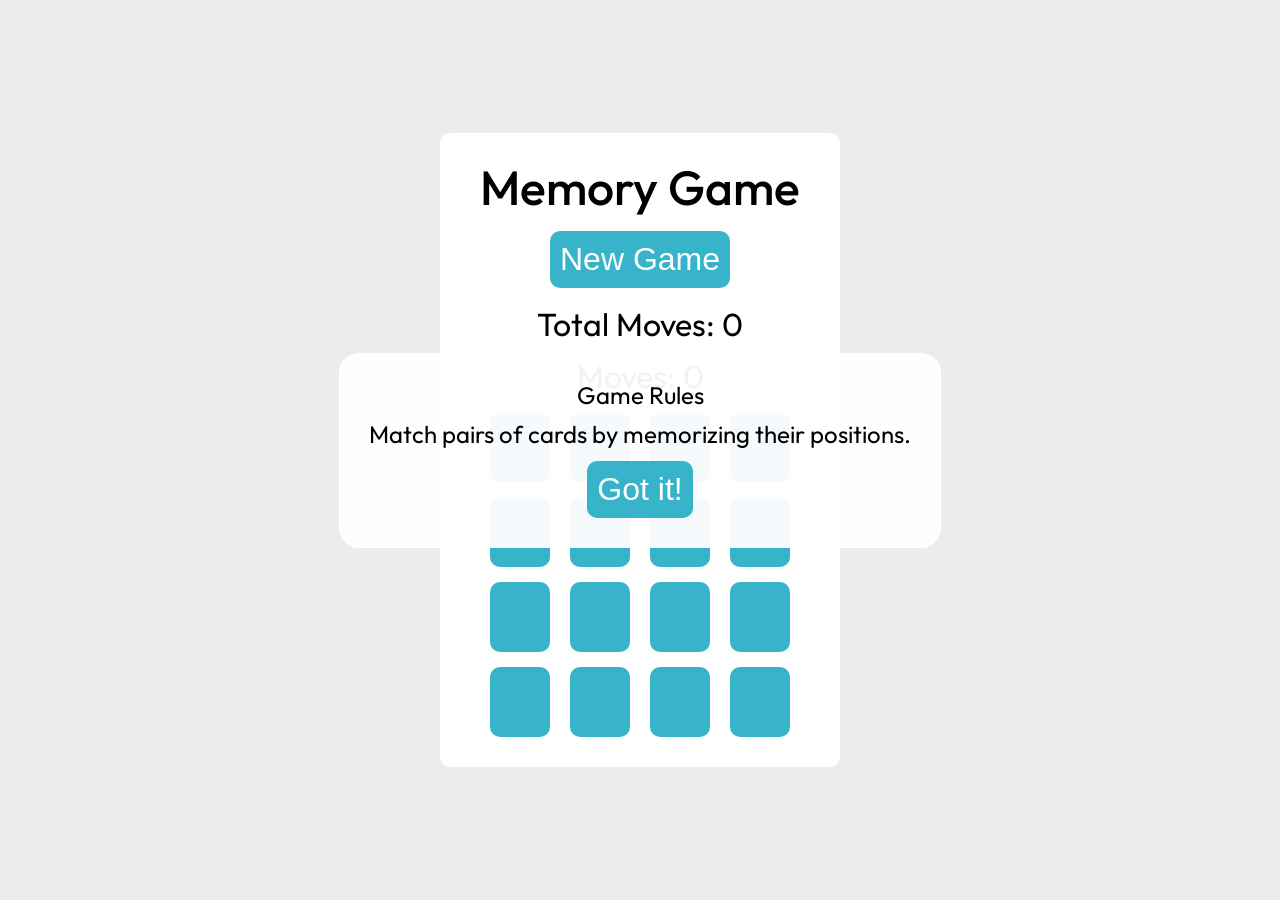
<file: week03/index.html>
<!DOCTYPE html>
<html lang="en">
<head>
    <meta charset="UTF-8">
    <meta name="viewport" content="width=device-width, initial-scale=1.0">
    <title>Memory Game - Wattenhofer</title>
    <link rel="stylesheet" href="style.css">
    <script src="script.js" defer></script>

    <!-- font -->
    <link rel="preconnect" href="https://fonts.googleapis.com">
    <link rel="preconnect" href="https://fonts.gstatic.com" crossorigin>
    <link href="https://fonts.googleapis.com/css2?family=Cal+Sans&family=Outfit:wght@100..900&display=swap" rel="stylesheet">
</head>
<body>
    <!-- Overlay which will be hidden during game time -->
    <section class="rules overlay">
        <h2>Game Rules</h2>
        <p>Match pairs of cards by memorizing their positions.</p>
        <button class="close_overlay">Got it!</button>
    </section>
    <!-- Game container -->
    <section class="game_container">
        <h1>Memory Game</h1>
        <button class="new_game_button">New Game</button>
        <p class="total_move_counter">Total Moves: 0</p>
        <p class="move_counter">Moves: 0</p>
        <section class="grid_container"></section>
    </section>
    <!-- Game won screen, hidden during play, will be revealed when won -->
     <section class="winning overlay hidden">
        <h2>Congratulations, you won!</h2>
        <!-- Script will edit paragraph element to reflectn number of moves -->
        <p>You took x moves.</p>
        <button class="play_again_button">Play again?</button>
     </section>
</body>
</html>
</file>
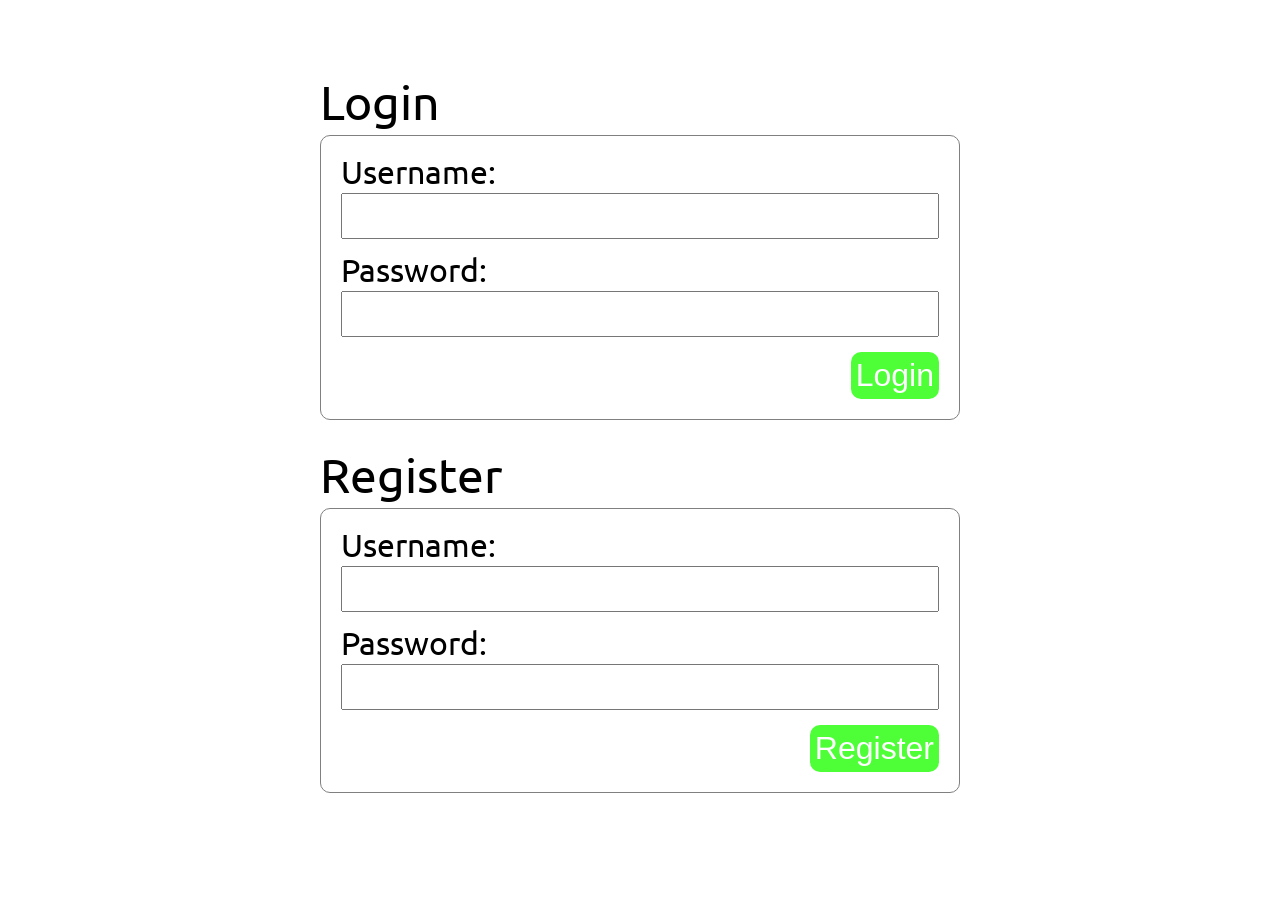
<file: week04/index.html>
<!DOCTYPE html>
<html lang="en">
<head>
    <meta charset="UTF-8">
    <meta name="viewport" content="width=device-width, initial-scale=1.0">
    <title>API Assignment</title>
    <link rel="stylesheet" href="style.css">
    <script src="script.js" defer></script>

    <!-- Font -->
    <link rel="preconnect" href="https://fonts.googleapis.com">
    <link rel="preconnect" href="https://fonts.gstatic.com" crossorigin>
    <link href="https://fonts.googleapis.com/css2?family=Ubuntu:ital,wght@0,300;0,400;0,500;0,700;1,300;1,400;1,500;1,700&display=swap" rel="stylesheet">
</head>
<body>
    <!-- Login and register page -->
    <section id="login_register_container" class="">
        <h1>Login</h1>
        <form onsubmit="loginUser(event)" id="login_form" class="">
            <section class="form_group">
                <label for="login_username">Username:</label>
                <input name="username" type="text" id="login_username" required>
            </section>
            <section class="form_group">
                <label for="login_password">Password:</label>
                <input name="password" type="password" id="login_password" required>
            </section>
            <section class="submit_button_container">
                <button type="submit">Login</button>
            </section>
        </form>
        <h1>Register</h1>
        <form onsubmit="registerUser(event)" id="register_form" class="">
            <section class="form_group">
                <label for="register_username">Username:</label>
                <input name="username" type="text" id="register_username" required>
            </section>
            <section class="form_group">
                <label for="register_password">Password:</label>
                <input name="password" type="password" id="register_password" required>
            </section>
            <section class="submit_button_container">
                <button type="submit">Register</button>
            </section>
        </form>
    </section>
    <!-- Todo list app -->
    <section id="todo_app_container" class="hide container">
        <!-- Logout button -->
        <button onclick="logoutUser()">Logout</button>
        <section class="form_container">
            <h3>Todo List</h3>
            <form onsubmit="addTodoListItem(event)" id="add_todo_form">
                <section class="form_group">
                    <label for="add_todo_title">Title:</label>
                    <input name="title" type="text" id="add_todo_title" required>
                </section>
                <section class="form_group">
                    <label for="add_todo_description">Description:</label>
                    <input name="description" type="text" id="add_todo_description" required>
                </section>
                <section class="submit_button_container">
                    <button class="submit_button" type="submit">Add Todo</button>
                </section>
            </form>
            <!-- Todo List Area -->
            <ul id="todo_list_container">

            </ul>
        </section>
    </section>
    <!-- Edit list item -->
    <section id="todo_list_item_edit" class="hide overlay">
        <button onclick="closeOverlay()">Back</button>
        <section>
            <h3>Edit item</h3>
            <form onsubmit="editTodoListItem(event)" id="edit_todo_list_item">
                <section class="form_group">
                    <label for="edit_todo_list_title">Title:</label>
                    <input type="text" name="title" id="edit_todo_list_title">
                </section>
                <section class="form_group">
                    <label for="edit_todo_list_description">Description:</label>
                    <input type="text" name="descirption" id="edit_todo_list_description">
                </section>
                <section class="submit_button_container">
                    <button type="submit">Submit</button>
                </section>
            </form>
        </section>
    </section>
</body>
</html>
</file>
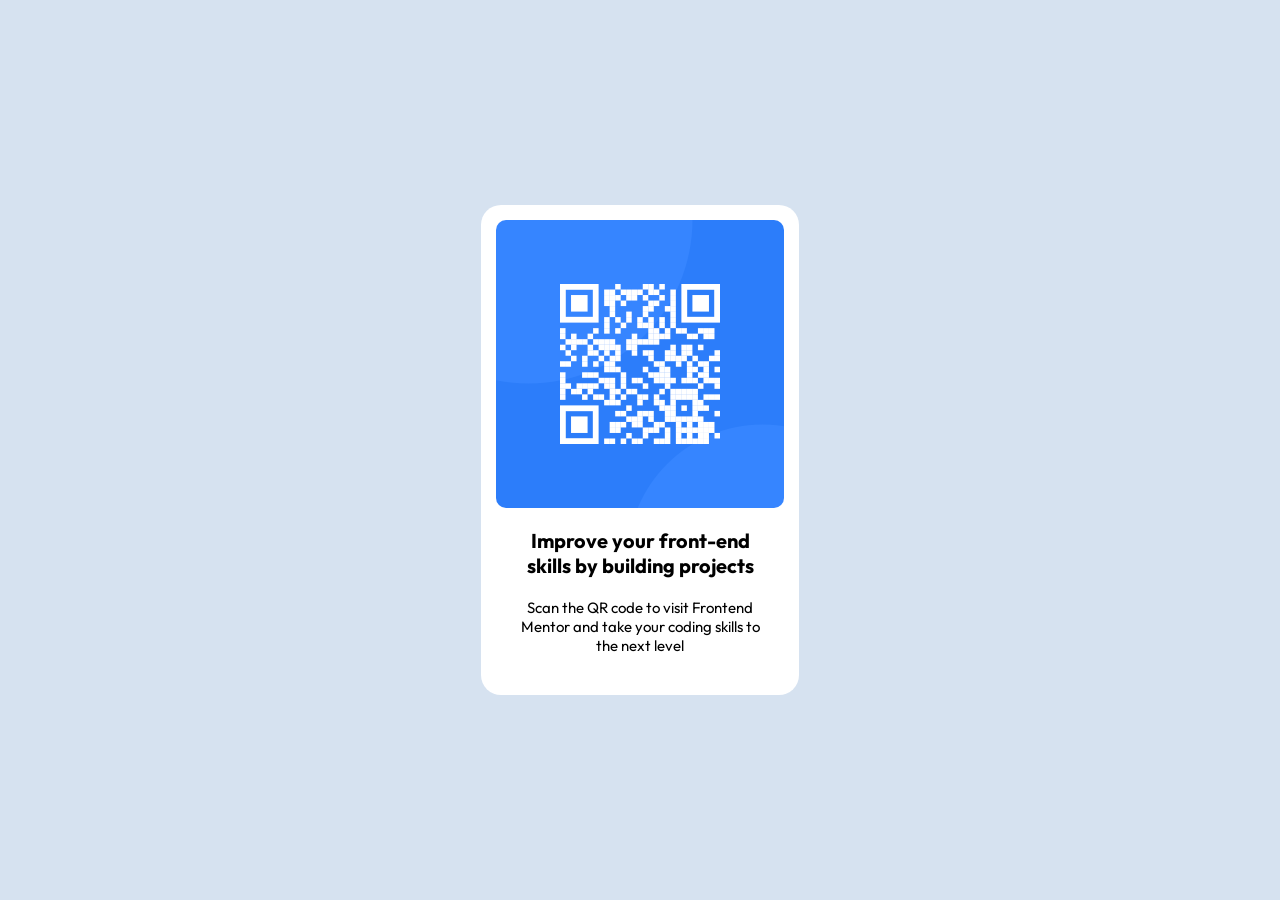
<file: week02/part01/index.html>
<!DOCTYPE html>
<html lang="en">
<head>
  <meta charset="UTF-8">
  <meta name="viewport" content="width=device-width, initial-scale=1.0"> <!-- displays site properly based on user's device -->

  <link rel="icon" type="image/png" sizes="32x32" href="./images/favicon-32x32.png">
  <link rel="stylesheet" href="style.css">

  <!-- Import Outfit font -->
  <link rel="preconnect" href="https://fonts.googleapis.com">
  <link rel="preconnect" href="https://fonts.gstatic.com" crossorigin>
  <link href="https://fonts.googleapis.com/css2?family=Outfit:wght@100..900&display=swap" rel="stylesheet">
  
  <title>Part 1 - Jesse Wattenhofer QR Code</title>
</head>
<body>
  <div class="body-container">
    <section>
      <img src="images/image-qr-code.png" alt="image of the QR code">
      <p class="heavy">Improve your front-end skills by building projects</p>
      <p>
        Scan the QR code to visit Frontend Mentor and take your coding skills to 
        the next level
      </p>
    </section>
  </div>
</body>
</html>
</file>
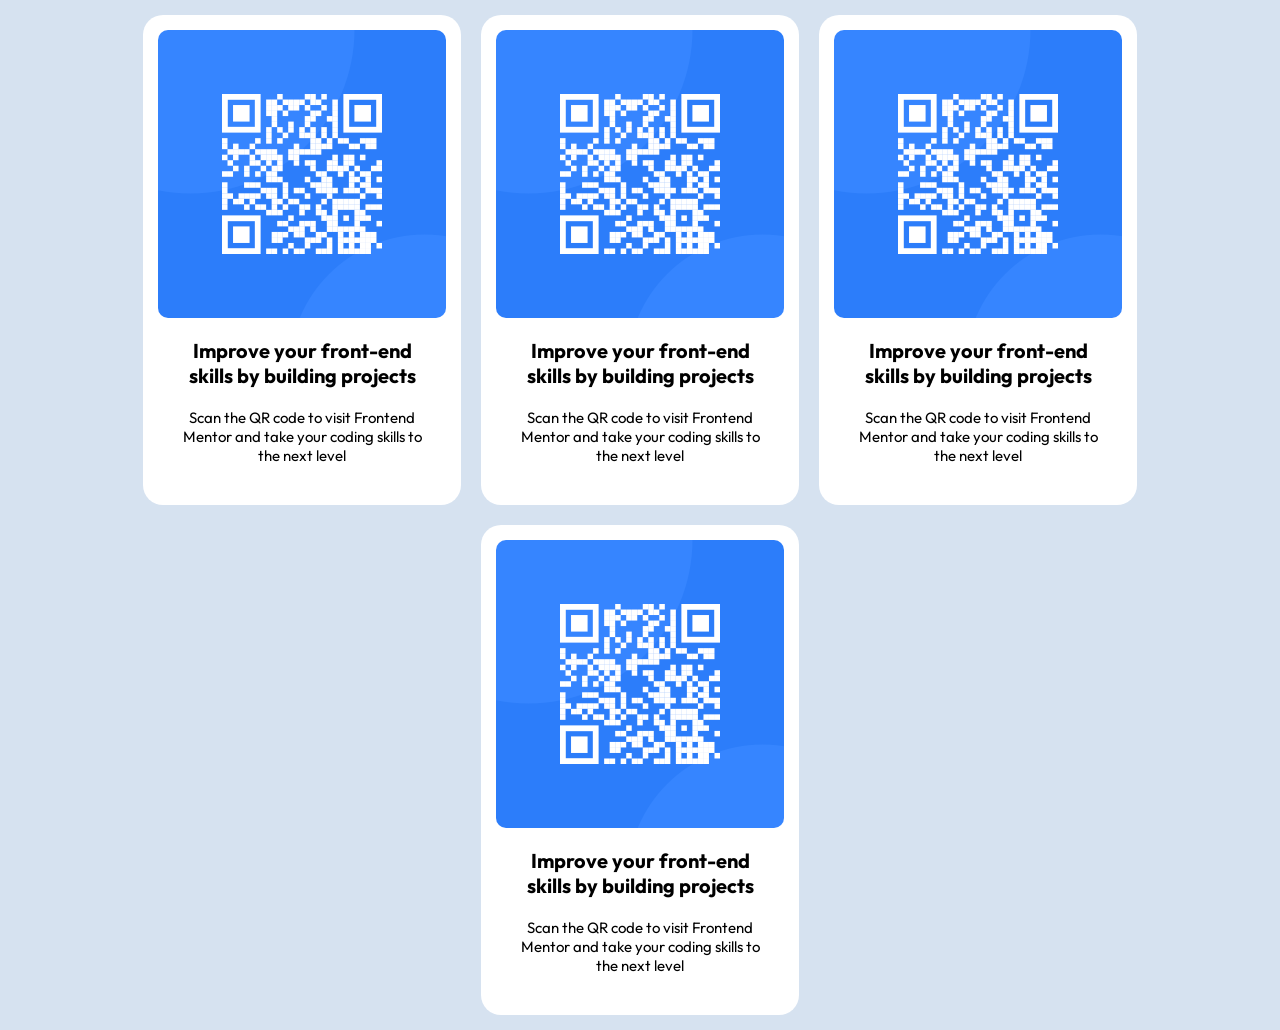
<file: week02/part02/index.html>
<!DOCTYPE html>
<html lang="en">
<head>
  <meta charset="UTF-8">
  <meta name="viewport" content="width=device-width, initial-scale=1.0"> <!-- displays site properly based on user's device -->

  <link rel="icon" type="image/png" sizes="32x32" href="./images/favicon-32x32.png">
  <link rel="stylesheet" href="style.css">

  <!-- Import Outfit font -->
  <link rel="preconnect" href="https://fonts.googleapis.com">
  <link rel="preconnect" href="https://fonts.gstatic.com" crossorigin>
  <link href="https://fonts.googleapis.com/css2?family=Outfit:wght@100..900&display=swap" rel="stylesheet">
  
  <title>Part 2 - Jesse Wattenhofer QR Code</title>
</head>
<body>
  <div class="body-container">
    <ul>
      <li>
        <section>
          <img src="images/image-qr-code.png" alt="image of the QR code">
          <p class="heavy">Improve your front-end skills by building projects</p>
          <p>
            Scan the QR code to visit Frontend Mentor and take your coding skills to 
            the next level
          </p>
        </section>
      </li>

      <li>
        <section>
          <img src="images/image-qr-code.png" alt="image of the QR code">
          <p class="heavy">Improve your front-end skills by building projects</p>
          <p>
            Scan the QR code to visit Frontend Mentor and take your coding skills to 
            the next level
          </p>
        </section>
      </li>

      <li>
        <section>
          <img src="images/image-qr-code.png" alt="image of the QR code">
          <p class="heavy">Improve your front-end skills by building projects</p>
          <p>
            Scan the QR code to visit Frontend Mentor and take your coding skills to 
            the next level
          </p>
        </section>
      </li>

      <li class="fourth-item">
        <section>
          <img src="images/image-qr-code.png" alt="image of the QR code">
          <p class="heavy">Improve your front-end skills by building projects</p>
          <p>
            Scan the QR code to visit Frontend Mentor and take your coding skills to 
            the next level
          </p>
        </section>
      </li>
  </ul>
  </div>
</body>
</html>
</file>
<file: week03/style.css>
/* http://meyerweb.com/eric/tools/css/reset/ 
   v2.0 | 20110126
   License: none (public domain)
*/

html, body, div, span, applet, object, iframe,
h1, h2, h3, h4, h5, h6, p, blockquote, pre,
a, abbr, acronym, address, big, cite, code,
del, dfn, em, img, ins, kbd, q, s, samp,
small, strike, strong, sub, sup, tt, var,
b, u, i, center,
dl, dt, dd, ol, ul, li,
fieldset, form, label, legend,
table, caption, tbody, tfoot, thead, tr, th, td,
article, aside, canvas, details, embed, 
figure, figcaption, footer, header, hgroup, 
menu, nav, output, ruby, section, summary,
time, mark, audio, video {
	margin: 0;
	padding: 0;
	border: 0;
	font-size: 100%;
	font: inherit;
	vertical-align: baseline;
}
/* HTML5 display-role reset for older browsers */
article, aside, details, figcaption, figure, 
footer, header, hgroup, menu, nav, section {
	display: block;
}
body {
	line-height: 1;
}
ol, ul {
	list-style: none;
}
blockquote, q {
	quotes: none;
}
blockquote:before, blockquote:after,
q:before, q:after {
	content: '';
	content: none;
}
table {
	border-collapse: collapse;
	border-spacing: 0;
}

/* Styling */

body, html {
    min-height: 100%;
    display: flex;
    justify-content: center;
    align-items: center;
    font-family: "Outfit", sans-serif;
    font-optical-sizing: auto;
    font-weight: 400;
    font-style: normal;
    background-color: rgb(236, 236, 236)
}

h1 {
    font-size: 3rem;
    font-weight: 500;
}

.game_container {
    font-size: 2rem;
    display: flex;
    flex-direction: column;
    align-items: center;
    gap: 20px;
    background-color: white;
    padding: 30px 40px;
    border-radius: 10px;
}

button {
    background-color: rgb(56, 180, 202);
    border: 0;
    color: white;
    padding: 10px;
    font-size: 2rem;
    border-radius: 10px;
}

button:hover {
    cursor: pointer;
}

.grid_container {
    display: grid;
    grid-template-columns: repeat(4, 1fr);
    grid-template-rows: repeat(4, 1fr);
    column-gap: 20px;
    row-gap: 15px;
}

.grid_element {
    width: 60px;
    height: 70px;
    border-radius: 10px;
    background-color: rgb(56, 180, 202);
    display: flex;
    align-items: center;
    justify-content: center;
}

.grid_element {
    cursor: pointer;
}

.flipped {
    background-color: green;
    color: rgb(56, 180, 202);
}

.overlay {
    position: fixed;
    background-color: rgba(255, 255, 255, 0.95);
    padding: 30px;
    border-radius: 20px;
    display: flex;
    flex-direction: column;
    align-items: center;
    gap: 15px;
    font-size: 1.5rem;
}

.hidden {
    display: none;
}
</file>
<file: week04/style.css>
/* http://meyerweb.com/eric/tools/css/reset/ 
   v2.0 | 20110126
   License: none (public domain)
*/

html, body, div, span, applet, object, iframe,
h1, h2, h3, h4, h5, h6, p, blockquote, pre,
a, abbr, acronym, address, big, cite, code,
del, dfn, em, img, ins, kbd, q, s, samp,
small, strike, strong, sub, sup, tt, var,
b, u, i, center,
dl, dt, dd, ol, ul, li,
fieldset, form, label, legend,
table, caption, tbody, tfoot, thead, tr, th, td,
article, aside, canvas, details, embed, 
figure, figcaption, footer, header, hgroup, 
menu, nav, output, ruby, section, summary,
time, mark, audio, video {
	margin: 0;
	padding: 0;
	border: 0;
	font-size: 100%;
	font: inherit;
	vertical-align: baseline;
}
/* HTML5 display-role reset for older browsers */
article, aside, details, figcaption, figure, 
footer, header, hgroup, menu, nav, section {
	display: block;
}
body {
	line-height: 1;
}
ol, ul {
	list-style: none;
}
blockquote, q {
	quotes: none;
}
blockquote:before, blockquote:after,
q:before, q:after {
	content: '';
	content: none;
}
table {
	border-collapse: collapse;
	border-spacing: 0;
}

/* Styling below */

html, body {
    min-height: 100%;
    width: 100%;
    display: flex;
    flex-direction: column;
    align-items: center;
    justify-content: center;
    font-family: "Ubuntu", sans-serif;
    font-weight: 400;
    font-style: normal;
}

h3 {
    font-size: 2rem;
}

h1 {
    font-size: 3rem;
    margin-bottom: 10px;
}

li {
    display: flex;
    justify-content: space-between;
    align-items: center;
}

.overlay {
    position: absolute;
    background-color: white;
    padding: 25px;
    border: 1px solid grey;
    border-radius: 25px;
}

button {
    background-color: rgb(78, 255, 55);
    padding: 5px;
    border: none;
    color: white;
    font-size: 2rem;
    border-radius: 10px;
}

button:hover {
    cursor: pointer;
}

.submit_button_container {
    display: flex;
    justify-content: end;
}

input {
    height: 40px;
    font-size: 1.8rem;
}

.container {
    width: 65%;
    border: 1px solid grey;
    border-radius: 10px;
    padding: 30px;
}

.form_container h3 {
    text-align: center;
}

form {
    display: flex;
    flex-direction: column;
    gap: 15px;
    font-size: 2rem;
}

.form_group {
    display: flex;
    flex-direction: column;
    gap: 5px;
}

#login_register_container form {
    border: 1px solid grey;
    padding: 20px;
    border-radius: 10px;
    margin-bottom: 30px;
}

#login_register_container {
    width: 50%;
}

.todo_list_item_paragraph_section {
    flex: 1;
    font-size: 2rem
}

#todo_list_container {
    margin-top: 15px;
}

input[type="checkbox"] {
    width: 40px;
    height: 40px;
}

.todo_list_item_button_section button {
    border-radius: 0;
}

.edit_button {
    background-color: rgb(43, 110, 255);
}

.delete_button {
    background-color: rgb(255, 0, 0)
}

.hide {
    display: none;
}
</file>
<file: week02/part01/style.css>
body, html {
    background-color: hsl(212, 45%, 89%);
    font-size: 15px;
    height: 100%;
    margin: 0;
    /* Outfit font */
    font-family: "Outfit", sans-serif;
    font-optical-sizing: auto;
    font-weight: 400;
    font-style: normal;
}

img {
    width: 288px;
    height: 288px;
    border-radius: 10px;
}

section {
    width: 288px;
    background-color: hsl(0, 0%, 100%);
    padding: 15px;
    display: flex;
    flex-direction: column;
    align-items: center;
    text-align: center;
    border-radius: 20px;
    gap: 20px;
    padding-bottom: 40px;
}

section p {
    width: 262px;
    margin: 0;
}

.body-container {
    display: flex;
    justify-content: center;
    align-items: center;
    height: 100%;
}

.heavy {
    font-weight: 700;
    font-size: 20px;
}
</file>
<file: week02/part02/style.css>
body, html {
    background-color: hsl(212, 45%, 89%);
    font-size: 15px;
    height: 100%;
    margin: 0;
    /* Outfit font */
    font-family: "Outfit", sans-serif;
    font-optical-sizing: auto;
    font-weight: 400;
    font-style: normal;
}

img {
    width: 288px;
    height: 288px;
    border-radius: 10px;
}

ul {
    list-style: none;
    display: grid;
    grid-template-columns: repeat(3, 1fr);
    column-gap: 20px;
    row-gap: 20px;
    padding: 0;
}

section {
    width: 288px;
    background-color: hsl(0, 0%, 100%);
    padding: 15px;
    display: flex;
    flex-direction: column;
    align-items: center;
    text-align: center;
    border-radius: 20px;
    gap: 20px;
    padding-bottom: 40px;
}

section p {
    width: 262px;
    margin: 0;
}

.body-container {
    display: flex;
    justify-content: center;
    align-items: center;
    min-height: 100%;
}

.heavy {
    font-weight: 700;
    font-size: 20px;
}

.fourth-item {
    grid-column: 2 / 3;
}

@media (max-width: 1000px) {
    ul {
        grid-template-columns: 1fr;
    }

    .fourth-item {
        grid-column: auto;
    }
}
</file>
